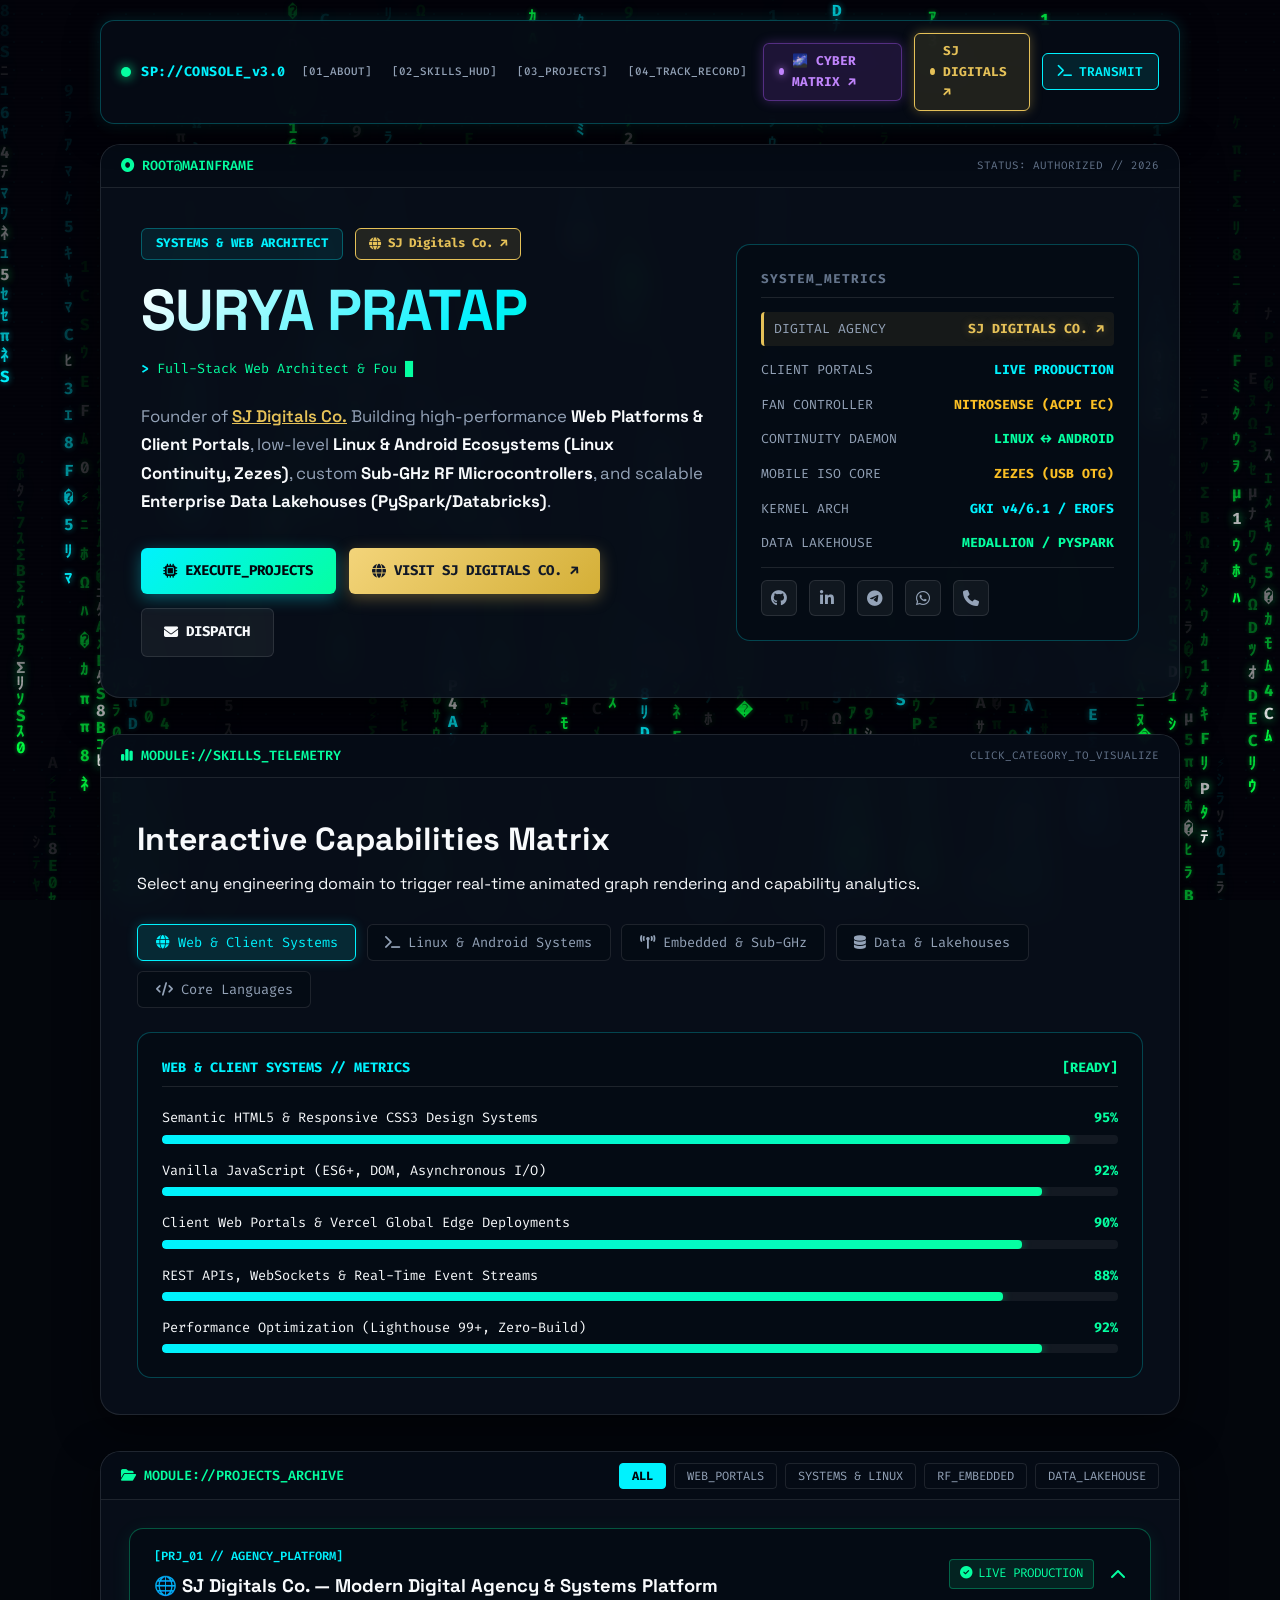
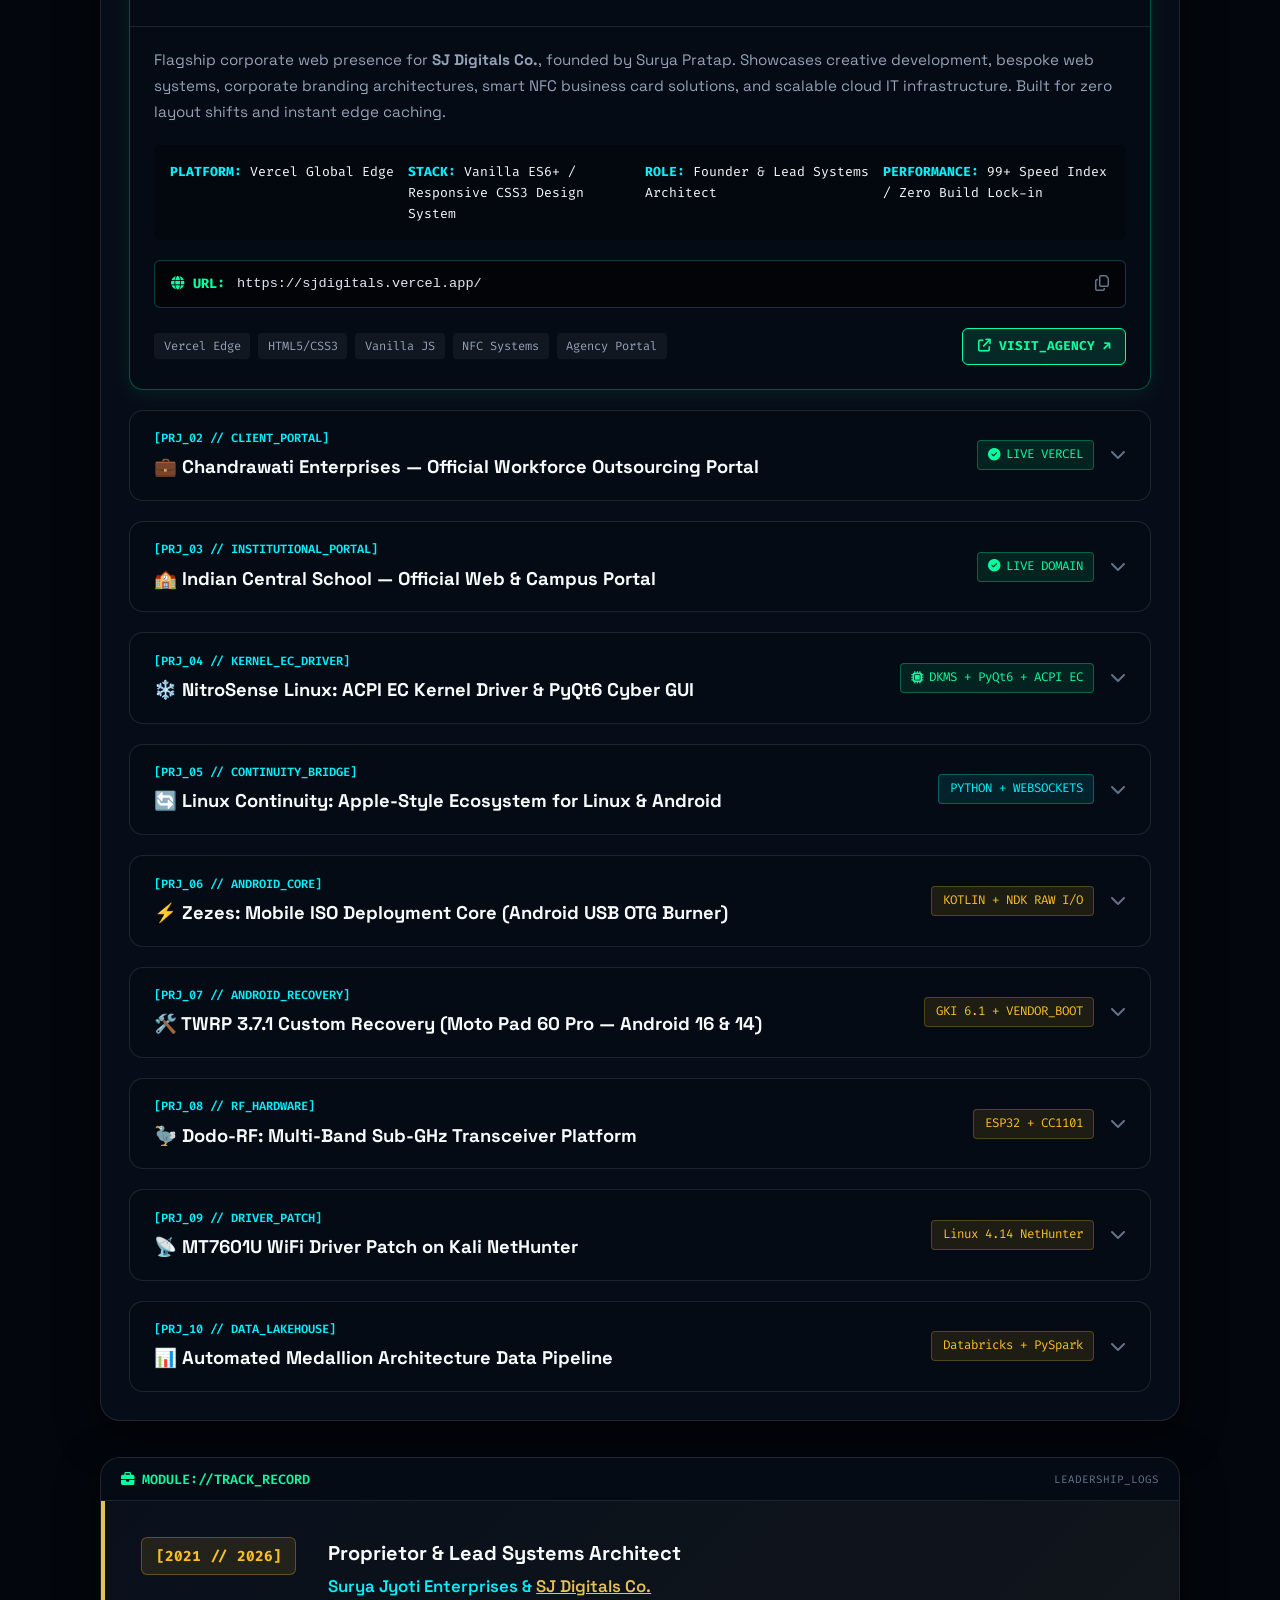
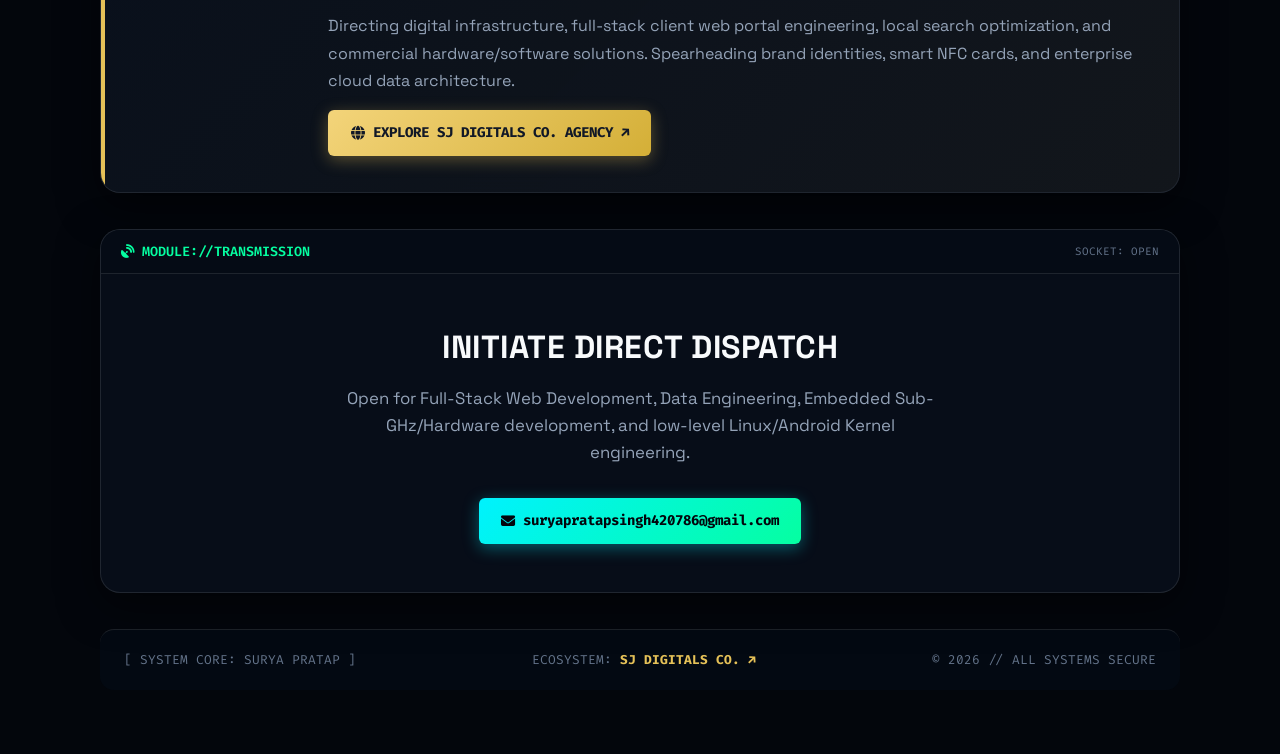
<file: classic/index.html>
<!DOCTYPE html>
<html lang="en">
<head>
    <meta charset="UTF-8">
    <meta name="viewport" content="width=device-width, initial-scale=1.0, maximum-scale=5.0">
    <meta name="description" content="Surya Pratap | Systems, Web Architect, Embedded & Data Engineer | Founder of SJ Digitals Co.">
    <title>Surya Pratap // Retro Cyber Console</title>
    
    <!-- Fonts -->
    <link rel="preconnect" href="https://fonts.googleapis.com">
    <link rel="preconnect" href="https://fonts.gstatic.com" crossorigin>
    <link href="https://fonts.googleapis.com/css2?family=Fira+Code:wght@400;500;600;700&family=Space+Grotesk:wght@400;600;700&display=swap" rel="stylesheet">
    
    <!-- Icons -->
    <link rel="stylesheet" href="https://cdnjs.cloudflare.com/ajax/libs/font-awesome/6.5.1/css/all.min.css">
    <link rel="stylesheet" href="style.css">
    
    <!-- Cyber Edge Gatekeeper (Live / Maintenance Control) -->
    <script src="gatekeeper.js"></script>
</head>
<body>

    <!-- Fullscreen Matrix Digital Rain Background Canvas -->
    <canvas id="matrix-canvas" class="matrix-canvas" aria-hidden="true"></canvas>

    <!-- Ambient CRT Scanline Overlay -->
    <div class="retro-bg" aria-hidden="true">
        <div class="scanlines"></div>
        <div class="dot-grid"></div>
    </div>

    <!-- Floating Cyber-Glass Console Navbar -->
    <header class="nav-wrapper">
        <nav class="console-nav">
            <div class="nav-left">
                <span class="pulse-beacon"></span>
                <span class="nav-title">SP://CONSOLE_v3.0</span>
            </div>
            
            <div class="nav-links">
                <a href="#about" class="nav-item">[01_ABOUT]</a>
                <a href="#skills" class="nav-item">[02_SKILLS_HUD]</a>
                <a href="#projects" class="nav-item">[03_PROJECTS]</a>
                <a href="#experience" class="nav-item">[04_TRACK_RECORD]</a>
            </div>

            <div class="nav-right-actions">
                <a href="../" class="nav-agency-btn" style="background: rgba(168, 85, 247, 0.15); border-color: rgba(168, 85, 247, 0.4); color: #c084fc; box-shadow: 0 0 12px rgba(168, 85, 247, 0.3);" title="Switch to Cybernetic Systems Matrix Edition">
                    <span class="gold-pulse-dot" style="background: #c084fc; box-shadow: 0 0 8px #c084fc;"></span>
                    <span>🌌 CYBER MATRIX ↗</span>
                </a>
                <a href="https://sjdigitals.vercel.app/" class="nav-agency-btn" target="_blank" title="Visit SJ Digitals Co. Agency">
                    <span class="gold-pulse-dot"></span>
                    <span>SJ DIGITALS ↗</span>
                </a>
                <a href="#contact" class="nav-action-btn"><i class="fas fa-terminal"></i> TRANSMIT</a>
            </div>
        </nav>
    </header>

    <main class="console-shell">

        <!-- 1. HERO CONSOLE MATRIX -->
        <section id="about" class="console-card hero-card">
            <div class="card-terminal-bar">
                <span class="bar-tag"><i class="fas fa-circle-dot"></i> ROOT@MAINFRAME</span>
                <span class="bar-meta">STATUS: AUTHORIZED // 2026</span>
            </div>

            <div class="hero-content">
                <div class="hero-text-block">
                    <div class="hero-tag-row">
                        <span class="retro-badge">SYSTEMS &amp; WEB ARCHITECT</span>
                        <a href="https://sjdigitals.vercel.app/" class="agency-pill-badge" target="_blank" title="Visit Agency Site">
                            <i class="fas fa-globe"></i> SJ Digitals Co. ↗
                        </a>
                    </div>
                    
                    <h1 class="hero-name">SURYA PRATAP</h1>
                    
                    <div class="cli-prompt-line">
                        <span class="prompt-sym">&gt;</span>
                        <span id="typing-text"></span>
                        <span class="retro-cursor">█</span>
                    </div>

                    <p class="hero-bio">
                        Founder of <a href="https://sjdigitals.vercel.app/" class="text-link-gold" target="_blank">SJ Digitals Co.</a> Building high-performance <strong>Web Platforms &amp; Client Portals</strong>, low-level <strong>Linux &amp; Android Ecosystems (Linux Continuity, Zezes)</strong>, custom <strong>Sub-GHz RF Microcontrollers</strong>, and scalable <strong>Enterprise Data Lakehouses (PySpark/Databricks)</strong>.
                    </p>

                    <div class="hero-actions">
                        <a href="#projects" class="cyber-btn btn-primary"><i class="fas fa-microchip"></i> EXECUTE_PROJECTS</a>
                        <a href="https://sjdigitals.vercel.app/" class="cyber-btn btn-gold-agency" target="_blank"><i class="fas fa-globe"></i> VISIT SJ DIGITALS CO. ↗</a>
                        <a href="mailto:suryapratapsingh420786@gmail.com" class="cyber-btn btn-glass"><i class="fas fa-envelope"></i> DISPATCH</a>
                    </div>
                </div>

                <!-- Telemetry Glass Box -->
                <div class="telemetry-box">
                    <div class="telemetry-header">SYSTEM_METRICS</div>
                    
                    <div class="telemetry-row highlight-telemetry">
                        <span>DIGITAL AGENCY</span>
                        <a href="https://sjdigitals.vercel.app/" class="text-gold-glow" target="_blank">SJ DIGITALS CO. ↗</a>
                    </div>
                    <div class="telemetry-row">
                        <span>CLIENT PORTALS</span>
                        <strong class="text-cyan">LIVE PRODUCTION</strong>
                    </div>
                    <div class="telemetry-row">
                        <span>FAN CONTROLLER</span>
                        <strong class="text-amber">NITROSENSE (ACPI EC)</strong>
                    </div>
                    <div class="telemetry-row">
                        <span>CONTINUITY DAEMON</span>
                        <strong class="text-emerald">LINUX ↔ ANDROID</strong>
                    </div>
                    <div class="telemetry-row">
                        <span>MOBILE ISO CORE</span>
                        <strong class="text-amber">ZEZES (USB OTG)</strong>
                    </div>
                    <div class="telemetry-row">
                        <span>KERNEL ARCH</span>
                        <strong class="text-cyan">GKI v4/6.1 / EROFS</strong>
                    </div>
                    <div class="telemetry-row">
                        <span>DATA LAKEHOUSE</span>
                        <strong class="text-emerald">MEDALLION / PYSPARK</strong>
                    </div>
                    <div class="telemetry-socials">
                        <a href="https://www.github.com/killindodo" target="_blank" title="GitHub"><i class="fab fa-github"></i></a>
                        <a href="https://www.linkedin.com/in/surya-pratap-270b35153/" target="_blank" title="LinkedIn"><i class="fab fa-linkedin-in"></i></a>
                        <a href="https://t.me/killindod0" target="_blank" title="Telegram"><i class="fab fa-telegram"></i></a>
                        <a href="https://wa.me/917004185301" target="_blank" title="WhatsApp"><i class="fab fa-whatsapp"></i></a>
                        <a href="tel:+917004185301" title="Direct Phone"><i class="fas fa-phone"></i></a>
                    </div>
                </div>
            </div>
        </section>

        <!-- 2. INTERACTIVE SKILLS HUD WITH ANIMATED DYNAMIC GRAPH -->
        <section id="skills" class="console-card">
            <div class="card-terminal-bar">
                <span class="bar-tag"><i class="fas fa-chart-simple"></i> MODULE://SKILLS_TELEMETRY</span>
                <span class="bar-meta">CLICK_CATEGORY_TO_VISUALIZE</span>
            </div>

            <div class="skills-hud-body">
                <div class="skills-intro">
                    <h2>Interactive Capabilities Matrix</h2>
                    <p>Select any engineering domain to trigger real-time animated graph rendering and capability analytics.</p>
                </div>

                <!-- Category Switcher Tabs -->
                <div class="hud-tabs">
                    <button class="hud-tab active" data-domain="web"><i class="fas fa-globe"></i> Web &amp; Client Systems</button>
                    <button class="hud-tab" data-domain="systems"><i class="fas fa-terminal"></i> Linux &amp; Android Systems</button>
                    <button class="hud-tab" data-domain="embedded"><i class="fas fa-tower-broadcast"></i> Embedded &amp; Sub-GHz</button>
                    <button class="hud-tab" data-domain="data"><i class="fas fa-database"></i> Data &amp; Lakehouses</button>
                    <button class="hud-tab" data-domain="languages"><i class="fas fa-code"></i> Core Languages</button>
                </div>

                <!-- Real-time Animated Bar Graph Display -->
                <div class="graph-visualizer-card">
                    <div class="visualizer-header">
                        <span id="graph-domain-title">WEB &amp; CLIENT SYSTEMS // METRICS</span>
                        <span class="hud-indicator">[READY]</span>
                    </div>
                    <div id="skills-graph-container" class="skills-graph-container">
                        <!-- Dynamic animated graph bars inserted here by script.js -->
                    </div>
                </div>
            </div>
        </section>

        <!-- 3. FEATURED WORK (FOLDING CONSOLE DRAWERS) -->
        <section id="projects" class="console-card">
            <div class="card-terminal-bar">
                <span class="bar-tag"><i class="fas fa-folder-open"></i> MODULE://PROJECTS_ARCHIVE</span>
                <div class="project-filter-tabs">
                    <button class="filter-btn active" data-filter="all">ALL</button>
                    <button class="filter-btn" data-filter="web">WEB_PORTALS</button>
                    <button class="filter-btn" data-filter="systems">SYSTEMS &amp; LINUX</button>
                    <button class="filter-btn" data-filter="embedded">RF_EMBEDDED</button>
                    <button class="filter-btn" data-filter="data">DATA_LAKEHOUSE</button>
                </div>
            </div>

            <div class="projects-accordion-grid">

                <!-- Project 1: SJ Digitals Co. Agency Portal -->
                <article class="project-console-drawer is-open" data-category="web">
                    <div class="drawer-trigger" tabindex="0">
                        <div class="trigger-left">
                            <span class="drawer-tag">[PRJ_01 // AGENCY_PLATFORM]</span>
                            <h3 class="drawer-name">🌐 SJ Digitals Co. — Modern Digital Agency &amp; Systems Platform</h3>
                        </div>
                        <div class="trigger-right">
                            <span class="meta-chip chip-live"><i class="fas fa-circle-check"></i> LIVE PRODUCTION</span>
                            <span class="drawer-symbol"><i class="fas fa-chevron-down"></i></span>
                        </div>
                    </div>
                    <div class="drawer-expandable">
                        <div class="drawer-content-pane">
                            <p class="project-text">
                                Flagship corporate web presence for <strong>SJ Digitals Co.</strong>, founded by Surya Pratap. Showcases creative development, bespoke web systems, corporate branding architectures, smart NFC business card solutions, and scalable cloud IT infrastructure. Built for zero layout shifts and instant edge caching.
                            </p>
                            <div class="specs-pill-grid">
                                <div><span class="lbl">PLATFORM:</span> Vercel Global Edge</div>
                                <div><span class="lbl">STACK:</span> Vanilla ES6+ / Responsive CSS3 Design System</div>
                                <div><span class="lbl">ROLE:</span> Founder &amp; Lead Systems Architect</div>
                                <div><span class="lbl">PERFORMANCE:</span> 99+ Speed Index / Zero Build Lock-in</div>
                            </div>
                            <div class="cmd-run-bar">
                                <span class="cmd-sym"><i class="fas fa-globe"></i> URL:</span>
                                <code>https://sjdigitals.vercel.app/</code>
                                <button class="copy-cmd-btn" title="Copy Website Link"><i class="far fa-copy"></i></button>
                            </div>
                            <div class="drawer-foot">
                                <div class="tag-flex">
                                    <span>Vercel Edge</span><span>HTML5/CSS3</span><span>Vanilla JS</span><span>NFC Systems</span><span>Agency Portal</span>
                                </div>
                                <div class="drawer-actions">
                                    <a href="https://sjdigitals.vercel.app/" target="_blank" class="cyber-btn btn-sm btn-demo"><i class="fas fa-arrow-up-right-from-square"></i> VISIT_AGENCY ↗</a>
                                </div>
                            </div>
                        </div>
                    </div>
                </article>

                <!-- Project 2: Chandrawati Enterprises -->
                <article class="project-console-drawer" data-category="web">
                    <div class="drawer-trigger" tabindex="0">
                        <div class="trigger-left">
                            <span class="drawer-tag">[PRJ_02 // CLIENT_PORTAL]</span>
                            <h3 class="drawer-name">💼 Chandrawati Enterprises — Official Workforce Outsourcing Portal</h3>
                        </div>
                        <div class="trigger-right">
                            <span class="meta-chip chip-live"><i class="fas fa-circle-check"></i> LIVE VERCEL</span>
                            <span class="drawer-symbol"><i class="fas fa-chevron-down"></i></span>
                        </div>
                    </div>
                    <div class="drawer-expandable">
                        <div class="drawer-content-pane">
                            <p class="project-text">
                                Production web portal for <strong>Chandrawati Enterprises</strong> (Gaya, Bihar), an established manpower and workforce outsourcing firm. Features a 1:1 pixel-perfect responsive design, dynamic service inquiry workflow, offline-resilient local asset bundling, and zero-dependency vanilla architecture ensuring lightning-fast load times.
                            </p>
                            <div class="specs-pill-grid">
                                <div><span class="lbl">CLIENT:</span> Chandrawati Enterprises (Gaya, Bihar)</div>
                                <div><span class="lbl">STACK:</span> Semantic HTML5 / Modular CSS3 / Vanilla JS</div>
                                <div><span class="lbl">DEPLOYMENT:</span> Vercel Production Edge</div>
                                <div><span class="lbl">ARCHITECTURE:</span> Zero Dependencies / Offline &amp; CDN Resilient</div>
                            </div>
                            <div class="cmd-run-bar">
                                <span class="cmd-sym"><i class="fas fa-globe"></i> URL:</span>
                                <code>https://chandrawatienterprises.vercel.app</code>
                                <button class="copy-cmd-btn" title="Copy Website Link"><i class="far fa-copy"></i></button>
                            </div>
                            <div class="drawer-foot">
                                <div class="tag-flex">
                                    <span>Client Portal</span><span>Outsourcing</span><span>HTML5</span><span>CSS Grid</span><span>Vercel</span>
                                </div>
                                <div class="drawer-actions">
                                    <a href="https://chandrawatienterprises.vercel.app" target="_blank" class="cyber-btn btn-sm btn-demo"><i class="fas fa-arrow-up-right-from-square"></i> VISIT_WEBSITE ↗</a>
                                </div>
                            </div>
                        </div>
                    </div>
                </article>

                <!-- Project 3: Indian Central School Portal -->
                <article class="project-console-drawer" data-category="web">
                    <div class="drawer-trigger" tabindex="0">
                        <div class="trigger-left">
                            <span class="drawer-tag">[PRJ_03 // INSTITUTIONAL_PORTAL]</span>
                            <h3 class="drawer-name">🏫 Indian Central School — Official Web &amp; Campus Portal</h3>
                        </div>
                        <div class="trigger-right">
                            <span class="meta-chip chip-live"><i class="fas fa-circle-check"></i> LIVE DOMAIN</span>
                            <span class="drawer-symbol"><i class="fas fa-chevron-down"></i></span>
                        </div>
                    </div>
                    <div class="drawer-expandable">
                        <div class="drawer-content-pane">
                            <p class="project-text">
                                Full-featured academic portal for <strong>Indian Central School</strong> (CBSE Pattern, Estd. 2000, A.T. Gate, Gaya Ji). Integrates a real-time admissions ticker, interactive academic calendar, faculty directory, image gallery, online inquiries, and direct mobile links to the school parent app.
                            </p>
                            <div class="specs-pill-grid">
                                <div><span class="lbl">CUSTOM DOMAIN:</span> icsgayaji.org</div>
                                <div><span class="lbl">INSTITUTION:</span> Indian Central School (Gaya - Sherghati Road)</div>
                                <div><span class="lbl">FEATURES:</span> Live Admissions Ticker / Parent App Link / Notice Board</div>
                                <div><span class="lbl">HOSTING:</span> GitHub Pages with Custom DNS &amp; SSL</div>
                            </div>
                            <div class="cmd-run-bar">
                                <span class="cmd-sym"><i class="fas fa-globe"></i> URL:</span>
                                <code>https://icsgayaji.org/</code>
                                <button class="copy-cmd-btn" title="Copy Website Link"><i class="far fa-copy"></i></button>
                            </div>
                            <div class="drawer-foot">
                                <div class="tag-flex">
                                    <span>Institutional</span><span>CBSE Portal</span><span>Custom DNS</span><span>Mobile First</span>
                                </div>
                                <div class="drawer-actions">
                                    <a href="https://icsgayaji.org/" target="_blank" class="cyber-btn btn-sm btn-demo"><i class="fas fa-arrow-up-right-from-square"></i> VISIT_PORTAL ↗</a>
                                </div>
                            </div>
                        </div>
                    </div>
                </article>

                <!-- Project 4: NitroSense Linux -->
                <article class="project-console-drawer" data-category="systems">
                    <div class="drawer-trigger" tabindex="0">
                        <div class="trigger-left">
                            <span class="drawer-tag">[PRJ_04 // KERNEL_EC_DRIVER]</span>
                            <h3 class="drawer-name">❄️ NitroSense Linux: ACPI EC Kernel Driver &amp; PyQt6 Cyber GUI</h3>
                        </div>
                        <div class="trigger-right">
                            <span class="meta-chip chip-live"><i class="fas fa-microchip"></i> DKMS + PyQt6 + ACPI EC</span>
                            <span class="drawer-symbol"><i class="fas fa-chevron-down"></i></span>
                        </div>
                    </div>
                    <div class="drawer-expandable">
                        <div class="drawer-content-pane">
                            <p class="project-text">
                                Dedicated native Linux GUI and Embedded Controller (EC) kernel driver for <strong>Acer Nitro 5 (AN515-42 &amp; compatible AN515 series)</strong> laptops. Solves the proprietary ITE EC routing constraint where standard Linux utilities (<code>lm-sensors</code>, <code>fancontrol</code>) fail to communicate with fans. Patched DMI whitelists in the <code>acer-nitro-ec</code> hwmon driver with automated DKMS rebuilds, exposed sysfs nodes under <code>/sys/class/hwmon/</code> for passwordless user control, and created a sleek PyQt6 cyberpunk interface featuring real-time radial dials, rolling thermal history, custom curve steps, and an automated 82°C thermal safety floor.
                            </p>
                            <div class="specs-pill-grid">
                                <div><span class="lbl">DRIVER:</span> Custom acer-nitro-ec hwmon kernel module + DKMS</div>
                                <div><span class="lbl">EC REGISTERS:</span> CPU Fan Mode (<code>0x22</code>), Speed (<code>0x37</code>), GPU Fan (<code>0x21</code>/<code>0x3A</code>)</div>
                                <div><span class="lbl">GUI:</span> Native Python PyQt6 with System Tray &amp; Sensor Tooltips</div>
                                <div><span class="lbl">FAN MODES:</span> Auto / Max Turbo (5000+ RPM) / Dynamic Smart Curve</div>
                            </div>
                            <div class="cmd-run-bar">
                                <span class="cmd-sym">$</span>
                                <code>git clone https://github.com/killindodo/nitrosense-linux.git && cd nitrosense-linux && sudo ./scripts/install_driver.sh</code>
                                <button class="copy-cmd-btn" title="Copy Command"><i class="far fa-copy"></i></button>
                            </div>
                            <div class="drawer-foot">
                                <div class="tag-flex">
                                    <span>Linux Kernel</span><span>DKMS</span><span>PyQt6</span><span>ACPI EC</span><span>Hardware Monitoring</span><span>sysfs</span>
                                </div>
                                <div class="drawer-actions">
                                    <a href="https://github.com/killindodo/nitrosense-linux" target="_blank" class="cyber-btn btn-sm btn-repo"><i class="fab fa-github"></i> VIEW_REPO</a>
                                </div>
                            </div>
                        </div>
                    </div>
                </article>

                <!-- Project 5: Linux Continuity -->
                <article class="project-console-drawer" data-category="systems">
                    <div class="drawer-trigger" tabindex="0">
                        <div class="trigger-left">
                            <span class="drawer-tag">[PRJ_05 // CONTINUITY_BRIDGE]</span>
                            <h3 class="drawer-name">🔄 Linux Continuity: Apple-Style Ecosystem for Linux &amp; Android</h3>
                        </div>
                        <div class="trigger-right">
                            <span class="meta-chip chip-cyan">PYTHON + WEBSOCKETS</span>
                            <span class="drawer-symbol"><i class="fas fa-chevron-down"></i></span>
                        </div>
                    </div>
                    <div class="drawer-expandable">
                        <div class="drawer-content-pane">
                            <p class="project-text">
                                An Apple-style continuity ecosystem bridging Linux PCs and Android phones. Seamlessly transfer files AirDrop-style with zero configuration, synchronize clipboards bidirectionally in real-time, monitor and execute commands through an interactive pseudo-terminal (PTY) shell over WebSockets, and mirror PC displays right onto mobile screens.
                            </p>
                            <div class="specs-pill-grid">
                                <div><span class="lbl">PROTOCOLS:</span> WebSockets / Async HTTP REST / Linux D-Bus</div>
                                <div><span class="lbl">DAEMON:</span> Python 3 Asynchronous Background Service</div>
                                <div><span class="lbl">CAPABILITIES:</span> AirDrop File Share / Clipboard Daemon / PTY Watcher</div>
                                <div><span class="lbl">COMPATIBILITY:</span> Linux (GNOME/KDE/XFCE) ↔ Android 10+</div>
                            </div>
                            <div class="cmd-run-bar">
                                <span class="cmd-sym">$</span>
                                <code>git clone https://github.com/killindodo/linux-continuity.git && cd linux-continuity && ./install.sh</code>
                                <button class="copy-cmd-btn" title="Copy Command"><i class="far fa-copy"></i></button>
                            </div>
                            <div class="drawer-foot">
                                <div class="tag-flex">
                                    <span>Python 3</span><span>WebSockets</span><span>Linux IPC</span><span>Android Bridge</span><span>D-Bus</span>
                                </div>
                                <div class="drawer-actions">
                                    <a href="https://github.com/killindodo/linux-continuity" target="_blank" class="cyber-btn btn-sm btn-repo"><i class="fab fa-github"></i> VIEW_REPO</a>
                                </div>
                            </div>
                        </div>
                    </div>
                </article>

                <!-- Project 6: Zezes -->
                <article class="project-console-drawer" data-category="systems">
                    <div class="drawer-trigger" tabindex="0">
                        <div class="trigger-left">
                            <span class="drawer-tag">[PRJ_06 // ANDROID_CORE]</span>
                            <h3 class="drawer-name">⚡ Zezes: Mobile ISO Deployment Core (Android USB OTG Burner)</h3>
                        </div>
                        <div class="trigger-right">
                            <span class="meta-chip">KOTLIN + NDK RAW I/O</span>
                            <span class="drawer-symbol"><i class="fas fa-chevron-down"></i></span>
                        </div>
                    </div>
                    <div class="drawer-expandable">
                        <div class="drawer-content-pane">
                            <p class="project-text">
                                High-performance native Android application engineered to flash bootable OS ISO and IMG images directly to USB flash drives via USB OTG. Bypasses standard Android storage framework bottlenecks through raw block sector writes, parses hybrid ISO headers, constructs UEFI GPT/MBR partition tables, and formats drives (FAT32/NTFS/exFAT) entirely on-device without requiring a PC.
                            </p>
                            <div class="specs-pill-grid">
                                <div><span class="lbl">PLATFORM:</span> Android Native (Kotlin + C/NDK Block Engine)</div>
                                <div><span class="lbl">INTERFACE:</span> USB OTG Mass Storage Raw Sector Access</div>
                                <div><span class="lbl">BOOT SCHEMES:</span> Hybrid ISO, UEFI Bootable GPT / MBR</div>
                                <div><span class="lbl">IMAGES:</span> Windows 11, Ubuntu, Arch, Kali NetHunter ISOs</div>
                            </div>
                            <div class="cmd-run-bar">
                                <span class="cmd-sym">$</span>
                                <code>git clone https://github.com/killindodo/Zezes.git && ./gradlew assembleRelease</code>
                                <button class="copy-cmd-btn" title="Copy Command"><i class="far fa-copy"></i></button>
                            </div>
                            <div class="drawer-foot">
                                <div class="tag-flex">
                                    <span>Android Kotlin</span><span>USB OTG</span><span>NDK Raw I/O</span><span>ISO Flasher</span><span>UEFI/MBR</span>
                                </div>
                                <div class="drawer-actions">
                                    <a href="https://github.com/killindodo/Zezes" target="_blank" class="cyber-btn btn-sm btn-repo"><i class="fab fa-github"></i> VIEW_REPO</a>
                                </div>
                            </div>
                        </div>
                    </div>
                </article>

                <!-- Project 7: TWRP 3.7.1 Custom Recovery for Moto Pad 60 Pro -->
                <article class="project-console-drawer" data-category="systems">
                    <div class="drawer-trigger" tabindex="0">
                        <div class="trigger-left">
                            <span class="drawer-tag">[PRJ_07 // ANDROID_RECOVERY]</span>
                            <h3 class="drawer-name">🛠️ TWRP 3.7.1 Custom Recovery (Moto Pad 60 Pro — Android 16 &amp; 14)</h3>
                        </div>
                        <div class="trigger-right">
                            <span class="meta-chip">GKI 6.1 + VENDOR_BOOT</span>
                            <span class="drawer-symbol"><i class="fas fa-chevron-down"></i></span>
                        </div>
                    </div>
                    <div class="drawer-expandable">
                        <div class="drawer-content-pane">
                            <p class="project-text">
                                Custom recovery device trees for Motorola Moto Pad 60 Pro (<code>XT2571-1</code>) and Lenovo Idea Tab Pro 12.7 (<code>TB373FU</code>) on MediaTek Dimensity 8300 (<code>MT6897</code>). Engineered on Android GKI Boot Header v4 with recovery embedded inside <code>vendor_boot.img</code>, dynamic EROFS/F2FS system mounting, hardware KMS graphics acceleration at 2944x1840 @ 144Hz, and full Android 16 (LineageOS 23) compatibility.
                            </p>
                            <div class="specs-pill-grid">
                                <div><span class="lbl">SOC:</span> MediaTek Dimensity 8300 (MT6897)</div>
                                <div><span class="lbl">KERNELS:</span> Android 16 (LineageOS 23 / GKI 6.1) &amp; Android 14 (Stock ZUI)</div>
                                <div><span class="lbl">DISPLAY:</span> 2944x1840 144Hz Hardware KMS Render</div>
                                <div><span class="lbl">STORAGE:</span> Super (EROFS) + /data (F2FS Encrypted)</div>
                            </div>
                            <div class="cmd-run-bar">
                                <span class="cmd-sym">$</span>
                                <code>fastboot flash vendor_boot_a vendor_boot.img && fastboot reboot recovery</code>
                                <button class="copy-cmd-btn" title="Copy Command"><i class="far fa-copy"></i></button>
                            </div>
                            <div class="drawer-foot">
                                <div class="tag-flex">
                                    <span>Android 16 GKI</span><span>Dimensity 8300</span><span>TWRP 3.7.1</span><span>EROFS</span><span>vendor_boot</span>
                                </div>
                                <div class="drawer-actions">
                                    <a href="https://github.com/killindodo/TWRP-A16-moto-pad-60-pro" target="_blank" class="cyber-btn btn-sm btn-repo"><i class="fab fa-github"></i> A16_REPO</a>
                                    <a href="https://github.com/killindodo/TWRP-A14-moto-pad-60-pro" target="_blank" class="cyber-btn btn-sm btn-repo"><i class="fab fa-github"></i> A14_REPO</a>
                                </div>
                            </div>
                        </div>
                    </div>
                </article>

                <!-- Project 8: Dodo-RF -->
                <article class="project-console-drawer" data-category="embedded">
                    <div class="drawer-trigger" tabindex="0">
                        <div class="trigger-left">
                            <span class="drawer-tag">[PRJ_08 // RF_HARDWARE]</span>
                            <h3 class="drawer-name">🦤 Dodo-RF: Multi-Band Sub-GHz Transceiver Platform</h3>
                        </div>
                        <div class="trigger-right">
                            <span class="meta-chip">ESP32 + CC1101</span>
                            <span class="drawer-symbol"><i class="fas fa-chevron-down"></i></span>
                        </div>
                    </div>
                    <div class="drawer-expandable">
                        <div class="drawer-content-pane">
                            <p class="project-text">
                                Standalone RF capture, analysis, and replay device. Emits its own standalone Wi-Fi SoftAP serving an embedded cyberpunk web dashboard directly from flash memory (<code>PROGMEM</code>). Supports digital frequency shifting across 315, 433, 868, and 915 MHz with interrupt-driven pulse demodulation.
                            </p>
                            <div class="specs-pill-grid">
                                <div><span class="lbl">CORE:</span> ESP32 30-Pin NodeMCU</div>
                                <div><span class="lbl">TRANSCEIVER:</span> TI CC1101 via Hardware SPI</div>
                                <div><span class="lbl">BANDS:</span> 315 / 433.92 / 868.3 / 915 MHz</div>
                                <div><span class="lbl">STORAGE:</span> Flash Non-Volatile (Preferences.h)</div>
                            </div>
                            <div class="cmd-run-bar">
                                <span class="cmd-sym">$</span>
                                <code>git clone https://github.com/killindodo/Dodo-RF.git && esptool.py write_flash 0x0 Dodo_RF.bin</code>
                                <button class="copy-cmd-btn" title="Copy Command"><i class="far fa-copy"></i></button>
                            </div>
                            <div class="drawer-foot">
                                <div class="tag-flex">
                                    <span>ESP32</span><span>CC1101</span><span>C++</span><span>Sub-GHz</span><span>WebSockets</span>
                                </div>
                                <div class="drawer-actions">
                                    <a href="https://github.com/killindodo/Dodo-RF" target="_blank" class="cyber-btn btn-sm btn-repo"><i class="fab fa-github"></i> VIEW_REPO</a>
                                </div>
                            </div>
                        </div>
                    </div>
                </article>

                <!-- Project 9: MT7601U WiFi Driver Patch -->
                <article class="project-console-drawer" data-category="systems">
                    <div class="drawer-trigger" tabindex="0">
                        <div class="trigger-left">
                            <span class="drawer-tag">[PRJ_09 // DRIVER_PATCH]</span>
                            <h3 class="drawer-name">📡 MT7601U WiFi Driver Patch on Kali NetHunter</h3>
                        </div>
                        <div class="trigger-right">
                            <span class="meta-chip">Linux 4.14 NetHunter</span>
                            <span class="drawer-symbol"><i class="fas fa-chevron-down"></i></span>
                        </div>
                    </div>
                    <div class="drawer-expandable">
                        <div class="drawer-content-pane">
                            <p class="project-text">
                                Diagnosed USB device enumeration failures and built driver support (<code>CONFIG_MT7601U=y</code>) for Linux 4.14 kernel on Redmi Note 9 (<code>merlin</code>). Resolved Proton-Clang toolchain linker conflicts with glibc and verified live packet capture in Monitor Mode using <code>airmon-ng</code>.
                            </p>
                            <div class="specs-pill-grid">
                                <div><span class="lbl">DEVICE:</span> Redmi Note 9 (merlin)</div>
                                <div><span class="lbl">KERNEL:</span> Linux 4.14.186-g284095c</div>
                                <div><span class="lbl">TOOLCHAIN:</span> Proton-Clang (LLVM 13)</div>
                                <div><span class="lbl">MODES:</span> Managed &amp; Monitor Mode</div>
                            </div>
                            <div class="drawer-foot">
                                <div class="tag-flex">
                                    <span>Linux 4.14</span><span>Proton-Clang</span><span>Kali NetHunter</span><span>Monitor Mode</span>
                                </div>
                                <div class="drawer-actions">
                                    <a href="https://github.com/killindodo/merlin-net-hunter-kernel-MT7601U-WiFi-Adapter-Support-" target="_blank" class="cyber-btn btn-sm btn-repo"><i class="fab fa-github"></i> VIEW_REPO</a>
                                </div>
                            </div>
                        </div>
                    </div>
                </article>

                <!-- Project 10: Medallion Architecture Data Pipeline -->
                <article class="project-console-drawer" data-category="data">
                    <div class="drawer-trigger" tabindex="0">
                        <div class="trigger-left">
                            <span class="drawer-tag">[PRJ_10 // DATA_LAKEHOUSE]</span>
                            <h3 class="drawer-name">📊 Automated Medallion Architecture Data Pipeline</h3>
                        </div>
                        <div class="trigger-right">
                            <span class="meta-chip">Databricks + PySpark</span>
                            <span class="drawer-symbol"><i class="fas fa-chevron-down"></i></span>
                        </div>
                    </div>
                    <div class="drawer-expandable">
                        <div class="drawer-content-pane">
                            <p class="project-text">
                                Built an automated enterprise data lakehouse implementing Medallion Architecture (Bronze &rarr; Silver &rarr; Gold). Converted complex SQL procedures into distributed PySpark transformations and orchestrated scheduled pipelines via Databricks Workflows with Git CI/CD versioning.
                            </p>
                            <div class="specs-pill-grid">
                                <div><span class="lbl">PLATFORM:</span> Databricks Lakehouse</div>
                                <div><span class="lbl">ENGINE:</span> Apache Spark / PySpark</div>
                                <div><span class="lbl">ARCHITECTURE:</span> Medallion Multi-Hop</div>
                                <div><span class="lbl">ORCHESTRATION:</span> Databricks Workflows</div>
                            </div>
                            <div class="drawer-foot">
                                <div class="tag-flex">
                                    <span>Databricks</span><span>PySpark</span><span>Medallion</span><span>SQL</span><span>ETL</span>
                                </div>
                                <div class="drawer-actions">
                                    <a href="https://github.com/killindodo/databricks_pipelines" target="_blank" class="cyber-btn btn-sm btn-repo"><i class="fab fa-github"></i> VIEW_REPO</a>
                                </div>
                            </div>
                        </div>
                    </div>
                </article>

            </div>
        </section>

        <!-- 4. OPERATIONS & EXPERIENCE -->
        <section id="experience" class="console-card">
            <div class="card-terminal-bar">
                <span class="bar-tag"><i class="fas fa-briefcase"></i> MODULE://TRACK_RECORD</span>
                <span class="bar-meta">LEADERSHIP_LOGS</span>
            </div>
            
            <div class="exp-console-row highlight-exp">
                <div class="exp-timeline-badge">[2021 // 2026]</div>
                <div class="exp-details">
                    <h3>Proprietor &amp; Lead Systems Architect</h3>
                    <h4>Surya Jyoti Enterprises &amp; <a href="https://sjdigitals.vercel.app/" class="text-link-gold" target="_blank">SJ Digitals Co.</a></h4>
                    <p>Directing digital infrastructure, full-stack client web portal engineering, local search optimization, and commercial hardware/software solutions. Spearheading brand identities, smart NFC cards, and enterprise cloud data architecture.</p>
                    <div class="exp-agency-action">
                        <a href="https://sjdigitals.vercel.app/" class="cyber-btn btn-gold-agency" target="_blank">
                            <i class="fas fa-globe"></i> EXPLORE SJ DIGITALS CO. AGENCY ↗
                        </a>
                    </div>
                </div>
            </div>
        </section>

        <!-- 5. CONTACT DISPATCH -->
        <section id="contact" class="console-card contact-matrix">
            <div class="card-terminal-bar">
                <span class="bar-tag"><i class="fas fa-satellite-dish"></i> MODULE://TRANSMISSION</span>
                <span class="bar-meta">SOCKET: OPEN</span>
            </div>
            <div class="contact-inner">
                <h2>INITIATE DIRECT DISPATCH</h2>
                <p>Open for Full-Stack Web Development, Data Engineering, Embedded Sub-GHz/Hardware development, and low-level Linux/Android Kernel engineering.</p>
                <div class="contact-actions-row">
                    <a href="mailto:suryapratapsingh420786@gmail.com" class="cyber-btn btn-primary pulse-action">
                        <i class="fas fa-envelope"></i> suryapratapsingh420786@gmail.com
                    </a>
                </div>
            </div>
        </section>

        <footer class="console-footer">
            <span>[ SYSTEM CORE: SURYA PRATAP ]</span>
            <span>ECOSYSTEM: <a href="https://sjdigitals.vercel.app/" class="footer-agency-link" target="_blank">SJ DIGITALS CO. ↗</a></span>
            <span>&copy; 2026 // ALL SYSTEMS SECURE</span>
        </footer>

    </main>

    <script src="script.js"></script>
</body>
</html>
</file>
<file: classic/style.css>
/* ==========================================================================
   1. RETRO CYBER-CONSOLE PALETTE & FROSTED GLASS TOKENS
   ========================================================================== */
:root {
    --bg-deep: #03060c;
    --card-glass: rgba(9, 16, 28, 0.84);
    --card-glass-hover: rgba(13, 23, 38, 0.94);
    --card-inner: rgba(5, 11, 20, 0.75);
    
    --border-glow: rgba(0, 242, 254, 0.25);
    --border-glow-emerald: rgba(5, 255, 161, 0.3);
    --border-dim: rgba(255, 255, 255, 0.1);
    
    --cyber-cyan: #00f2fe;
    --cyber-emerald: #05ffa1;
    --cyber-amber: #fbbf24;
    --cyber-purple: #c084fc;
    --cyber-gold: #e5c158;
    --cyber-gold-glow: rgba(229, 193, 88, 0.35);
    
    --text-main: #f8fafc;
    --text-secondary: #94a3b8;
    --text-muted: #64748b;

    --font-mono: 'Fira Code', monospace;
    --font-ui: 'Space Grotesk', -apple-system, sans-serif;

    --fs-hero: clamp(2rem, 5vw + 0.5rem, 3.6rem);
    --fs-h2: clamp(1.3rem, 2.5vw + 0.3rem, 2rem);
    --fs-body: clamp(0.9rem, 1vw + 0.2rem, 1.08rem);
    --fs-mono: clamp(0.72rem, 0.8vw + 0.2rem, 0.92rem);
    --fs-sm: clamp(0.68rem, 0.6vw + 0.15rem, 0.84rem);

    --radius-sm: 6px;
    --radius-md: 14px;
    --radius-lg: 20px;
}

* {
    margin: 0;
    padding: 0;
    box-sizing: border-box;
}

html {
    scroll-behavior: smooth;
    background-color: var(--bg-deep);
}

body {
    background-color: transparent;
    color: var(--text-main);
    font-family: var(--font-ui);
    font-size: var(--fs-body);
    line-height: 1.6;
    overflow-x: hidden;
    min-height: 100vh;
}

/* ==========================================================================
   2. FULLSCREEN MATRIX DIGITAL RAIN & CRT SCANLINES
   ========================================================================== */
.matrix-canvas {
    position: fixed;
    top: 0;
    left: 0;
    width: 100vw;
    height: 100vh;
    z-index: 0;
    background-color: var(--bg-deep);
    pointer-events: none;
    display: block;
}

.retro-bg {
    position: fixed;
    inset: 0;
    pointer-events: none;
    z-index: 1;
    overflow: hidden;
}

.scanlines {
    position: absolute;
    inset: 0;
    background: linear-gradient(rgba(18, 16, 16, 0) 50%, rgba(0, 0, 0, 0.2) 50%);
    background-size: 100% 4px;
    opacity: 0.3;
}

.dot-grid {
    position: absolute;
    inset: 0;
    background-image: radial-gradient(rgba(0, 242, 254, 0.08) 1px, transparent 1px);
    background-size: 28px 28px;
    opacity: 0.25;
}

/* ==========================================================================
   3. NAVIGATION BAR & SJ DIGITALS AGENCY BADGE
   ========================================================================== */
.nav-wrapper {
    position: sticky;
    top: 1.25rem;
    z-index: 100;
    max-width: 1120px;
    margin: 0 auto;
    padding: 0 1.25rem;
}

.console-nav {
    display: flex;
    align-items: center;
    justify-content: space-between;
    padding: 0.75rem 1.25rem;
    background: rgba(6, 12, 22, 0.88);
    backdrop-filter: blur(16px);
    -webkit-backdrop-filter: blur(16px);
    border: 1px solid var(--border-glow);
    border-radius: var(--radius-md);
    box-shadow: 0 8px 32px rgba(0, 0, 0, 0.6), 0 0 16px rgba(0, 242, 254, 0.15);
    gap: 1rem;
}

.nav-left {
    display: flex;
    align-items: center;
    gap: 0.65rem;
}

.pulse-beacon {
    width: 10px;
    height: 10px;
    background-color: var(--cyber-emerald);
    border-radius: 50%;
    box-shadow: 0 0 12px var(--cyber-emerald);
    animation: beaconPulse 2s infinite ease-in-out;
}

@keyframes beaconPulse {
    0%, 100% { opacity: 0.4; transform: scale(0.9); }
    50% { opacity: 1; transform: scale(1.2); }
}

.nav-title {
    font-family: var(--font-mono);
    font-weight: 700;
    font-size: var(--fs-mono);
    color: var(--cyber-cyan);
    letter-spacing: 0.5px;
}

.nav-links {
    display: flex;
    align-items: center;
    gap: 1.25rem;
}

.nav-item {
    font-family: var(--font-mono);
    font-size: var(--fs-sm);
    color: var(--text-secondary);
    text-decoration: none;
    transition: all 0.2s ease;
    font-weight: 500;
}

.nav-item:hover {
    color: var(--cyber-cyan);
    text-shadow: 0 0 8px var(--cyber-cyan);
}

.nav-right-actions {
    display: flex;
    align-items: center;
    gap: 0.75rem;
}

/* Prominent SJ Digitals Agency Button in Navbar */
.nav-agency-btn {
    display: inline-flex;
    align-items: center;
    gap: 0.5rem;
    padding: 0.45rem 0.95rem;
    background: rgba(229, 193, 88, 0.12);
    border: 1px solid var(--cyber-gold);
    color: var(--cyber-gold);
    border-radius: var(--radius-sm);
    font-family: var(--font-mono);
    font-size: 0.8rem;
    font-weight: 700;
    text-decoration: none;
    transition: all 0.25s ease;
    box-shadow: 0 0 12px var(--cyber-gold-glow);
}

.nav-agency-btn:hover {
    background: var(--cyber-gold);
    color: #111827;
    box-shadow: 0 0 20px rgba(229, 193, 88, 0.6);
    transform: translateY(-1px);
}

.gold-pulse-dot {
    width: 7px;
    height: 7px;
    background-color: var(--cyber-gold);
    border-radius: 50%;
    animation: beaconPulse 1.5s infinite;
}

.nav-action-btn {
    display: inline-flex;
    align-items: center;
    gap: 0.4rem;
    padding: 0.45rem 0.95rem;
    background: rgba(0, 242, 254, 0.1);
    border: 1px solid var(--cyber-cyan);
    color: var(--cyber-cyan);
    border-radius: var(--radius-sm);
    font-family: var(--font-mono);
    font-size: 0.8rem;
    font-weight: 600;
    text-decoration: none;
    transition: all 0.2s ease;
}

.nav-action-btn:hover {
    background: var(--cyber-cyan);
    color: #03060c;
    box-shadow: 0 0 16px var(--cyber-cyan);
}

/* ==========================================================================
   4. CONSOLE SHELL & CARDS
   ========================================================================== */
.console-shell {
    position: relative;
    z-index: 10;
    max-width: 1120px;
    margin: 2.5rem auto 4rem;
    padding: 0 1.25rem;
    display: flex;
    flex-direction: column;
    gap: 2.25rem;
}

.console-card {
    background: var(--card-glass);
    backdrop-filter: blur(14px);
    -webkit-backdrop-filter: blur(14px);
    border: 1px solid var(--border-dim);
    border-radius: var(--radius-lg);
    overflow: hidden;
    box-shadow: 0 12px 40px rgba(0, 0, 0, 0.5);
    transition: border-color 0.3s ease, box-shadow 0.3s ease;
}

.console-card:hover {
    border-color: var(--border-glow);
    box-shadow: 0 16px 48px rgba(0, 0, 0, 0.6), 0 0 24px rgba(0, 242, 254, 0.1);
}

.card-terminal-bar {
    display: flex;
    align-items: center;
    justify-content: space-between;
    padding: 0.65rem 1.25rem;
    background: var(--card-inner);
    border-bottom: 1px solid var(--border-dim);
    font-family: var(--font-mono);
    font-size: var(--fs-mono);
}

.bar-tag {
    color: var(--cyber-emerald);
    font-weight: 600;
    display: flex;
    align-items: center;
    gap: 0.5rem;
}

.bar-meta {
    color: var(--text-muted);
    font-size: var(--fs-sm);
}

/* ==========================================================================
   5. HERO SECTION & TELEMETRY
   ========================================================================== */
.hero-content {
    display: grid;
    grid-template-columns: 1.4fr 1fr;
    gap: 2rem;
    padding: 2.5rem;
    align-items: center;
}

.hero-tag-row {
    display: flex;
    align-items: center;
    gap: 0.75rem;
    margin-bottom: 1.25rem;
    flex-wrap: wrap;
}

.retro-badge {
    display: inline-block;
    padding: 0.3rem 0.85rem;
    background: rgba(0, 242, 254, 0.08);
    border: 1px solid rgba(0, 242, 254, 0.3);
    color: var(--cyber-cyan);
    border-radius: var(--radius-sm);
    font-family: var(--font-mono);
    font-size: 0.78rem;
    font-weight: 700;
    letter-spacing: 0.5px;
}

.agency-pill-badge {
    display: inline-flex;
    align-items: center;
    gap: 0.4rem;
    padding: 0.3rem 0.85rem;
    background: rgba(229, 193, 88, 0.12);
    border: 1px solid var(--cyber-gold);
    color: var(--cyber-gold);
    border-radius: var(--radius-sm);
    font-family: var(--font-mono);
    font-size: 0.78rem;
    font-weight: 700;
    text-decoration: none;
    transition: all 0.2s ease;
}

.agency-pill-badge:hover {
    background: var(--cyber-gold);
    color: #111827;
    box-shadow: 0 0 14px var(--cyber-gold-glow);
}

.hero-name {
    font-size: var(--fs-hero);
    font-weight: 800;
    letter-spacing: -1px;
    line-height: 1.05;
    background: linear-gradient(135deg, #ffffff 0%, var(--cyber-cyan) 60%, var(--cyber-emerald) 100%);
    -webkit-background-clip: text;
    -webkit-text-fill-color: transparent;
    margin-bottom: 1rem;
}

.cli-prompt-line {
    font-family: var(--font-mono);
    font-size: var(--fs-mono);
    color: var(--cyber-emerald);
    margin-bottom: 1.25rem;
    display: flex;
    align-items: center;
    gap: 0.5rem;
    min-height: 1.6rem;
}

.prompt-sym {
    color: var(--cyber-cyan);
    font-weight: 700;
}

.retro-cursor {
    animation: blink 1s infinite;
    color: var(--cyber-emerald);
}

@keyframes blink {
    0%, 50% { opacity: 1; }
    51%, 100% { opacity: 0; }
}

.hero-bio {
    color: var(--text-secondary);
    margin-bottom: 2rem;
    line-height: 1.7;
    font-size: 1.05rem;
}

.hero-bio strong {
    color: var(--text-main);
}

.text-link-gold {
    color: var(--cyber-gold);
    text-decoration: underline;
    font-weight: 600;
}

.hero-actions {
    display: flex;
    gap: 0.85rem;
    flex-wrap: wrap;
}

.cyber-btn {
    display: inline-flex;
    align-items: center;
    gap: 0.5rem;
    padding: 0.75rem 1.4rem;
    border-radius: var(--radius-sm);
    font-family: var(--font-mono);
    font-size: 0.88rem;
    font-weight: 700;
    text-decoration: none;
    cursor: pointer;
    border: none;
    transition: all 0.25s ease;
}

.btn-primary {
    background: linear-gradient(135deg, var(--cyber-cyan) 0%, var(--cyber-emerald) 100%);
    color: #03060c;
    box-shadow: 0 4px 16px rgba(0, 242, 254, 0.35);
}

.btn-primary:hover {
    transform: translateY(-2px);
    box-shadow: 0 8px 24px rgba(0, 242, 254, 0.55);
}

.btn-gold-agency {
    background: linear-gradient(135deg, #F3D47A 0%, #D4AF37 100%);
    color: #111827;
    box-shadow: 0 4px 16px var(--cyber-gold-glow);
}

.btn-gold-agency:hover {
    background: #FFFFFF;
    color: #111827;
    transform: translateY(-2px);
    box-shadow: 0 8px 24px rgba(229, 193, 88, 0.6);
}

.btn-glass {
    background: rgba(255, 255, 255, 0.05);
    border: 1px solid var(--border-dim);
    color: var(--text-main);
}

.btn-glass:hover {
    background: rgba(255, 255, 255, 0.1);
    border-color: var(--cyber-cyan);
    color: var(--cyber-cyan);
}

.btn-sm {
    padding: 0.45rem 0.9rem;
    font-size: 0.8rem;
}

/* Telemetry Box */
.telemetry-box {
    background: var(--card-inner);
    border: 1px solid var(--border-glow);
    border-radius: var(--radius-md);
    padding: 1.5rem;
    display: flex;
    flex-direction: column;
    gap: 0.85rem;
}

.telemetry-header {
    font-family: var(--font-mono);
    font-size: 0.8rem;
    font-weight: 700;
    color: var(--text-muted);
    border-bottom: 1px solid var(--border-dim);
    padding-bottom: 0.5rem;
    letter-spacing: 1px;
}

.telemetry-row {
    display: flex;
    justify-content: space-between;
    align-items: center;
    font-family: var(--font-mono);
    font-size: 0.82rem;
    color: var(--text-secondary);
}

.telemetry-row.highlight-telemetry {
    background: rgba(229, 193, 88, 0.08);
    padding: 0.4rem 0.6rem;
    border-radius: 4px;
    border-left: 3px solid var(--cyber-gold);
}

.text-gold-glow {
    color: var(--cyber-gold);
    font-weight: 700;
    text-decoration: none;
    text-shadow: 0 0 8px var(--cyber-gold-glow);
}

.text-cyan { color: var(--cyber-cyan); }
.text-emerald { color: var(--cyber-emerald); }
.text-amber { color: var(--cyber-amber); }

.telemetry-socials {
    display: flex;
    gap: 0.75rem;
    padding-top: 0.75rem;
    border-top: 1px solid var(--border-dim);
}

.telemetry-socials a {
    width: 36px;
    height: 36px;
    background: rgba(255, 255, 255, 0.05);
    border: 1px solid var(--border-dim);
    border-radius: var(--radius-sm);
    display: flex;
    align-items: center;
    justify-content: center;
    color: var(--text-secondary);
    text-decoration: none;
    transition: all 0.2s ease;
}

.telemetry-socials a:hover {
    background: var(--cyber-cyan);
    color: #03060c;
    border-color: var(--cyber-cyan);
    box-shadow: 0 0 12px var(--cyber-cyan);
}

/* ==========================================================================
   6. SKILLS HUD & DYNAMIC GRAPH
   ========================================================================== */
.skills-hud-body {
    padding: 2.25rem;
}

.skills-intro {
    margin-bottom: 1.75rem;
}

.skills-intro h2 {
    font-size: var(--fs-h2);
    margin-bottom: 0.35rem;
}

.hud-tabs {
    display: flex;
    gap: 0.65rem;
    margin-bottom: 1.5rem;
    flex-wrap: wrap;
}

.hud-tab {
    display: inline-flex;
    align-items: center;
    gap: 0.5rem;
    padding: 0.55rem 1.1rem;
    background: var(--card-inner);
    border: 1px solid var(--border-dim);
    border-radius: var(--radius-sm);
    font-family: var(--font-mono);
    font-size: 0.85rem;
    color: var(--text-secondary);
    cursor: pointer;
    transition: all 0.2s ease;
}

.hud-tab:hover,
.hud-tab.active {
    background: rgba(0, 242, 254, 0.12);
    border-color: var(--cyber-cyan);
    color: var(--cyber-cyan);
    box-shadow: 0 0 12px rgba(0, 242, 254, 0.2);
}

.graph-visualizer-card {
    background: var(--card-inner);
    border: 1px solid var(--border-glow);
    border-radius: var(--radius-md);
    padding: 1.5rem;
}

.visualizer-header {
    display: flex;
    justify-content: space-between;
    font-family: var(--font-mono);
    font-size: 0.85rem;
    font-weight: 700;
    color: var(--cyber-cyan);
    margin-bottom: 1.25rem;
    padding-bottom: 0.5rem;
    border-bottom: 1px solid var(--border-dim);
}

.hud-indicator {
    color: var(--cyber-emerald);
}

.skills-graph-container {
    display: flex;
    flex-direction: column;
    gap: 1rem;
}

.graph-item {
    display: flex;
    flex-direction: column;
    gap: 0.35rem;
}

.graph-label-row {
    display: flex;
    justify-content: space-between;
    font-family: var(--font-mono);
    font-size: 0.85rem;
    color: var(--text-main);
}

.graph-label-row strong {
    color: var(--cyber-emerald);
}

.bar-track {
    width: 100%;
    height: 9px;
    background: rgba(255, 255, 255, 0.06);
    border-radius: 4px;
    overflow: hidden;
}

.bar-fill {
    height: 100%;
    width: 0%;
    background: linear-gradient(90deg, var(--cyber-cyan) 0%, var(--cyber-emerald) 100%);
    border-radius: 4px;
    transition: width 0.75s cubic-bezier(0.4, 0, 0.2, 1);
    box-shadow: 0 0 10px rgba(5, 255, 161, 0.4);
}

/* ==========================================================================
   7. FOLDING PROJECT DRAWERS
   ========================================================================== */
.project-filter-tabs {
    display: flex;
    gap: 0.5rem;
    flex-wrap: wrap;
}

.filter-btn {
    padding: 0.25rem 0.75rem;
    background: transparent;
    border: 1px solid var(--border-dim);
    border-radius: 4px;
    color: var(--text-secondary);
    font-family: var(--font-mono);
    font-size: 0.75rem;
    cursor: pointer;
    transition: all 0.2s ease;
}

.filter-btn:hover,
.filter-btn.active {
    background: var(--cyber-cyan);
    color: #03060c;
    border-color: var(--cyber-cyan);
    font-weight: 700;
}

.projects-accordion-grid {
    padding: 1.75rem;
    display: flex;
    flex-direction: column;
    gap: 1.25rem;
}

.project-console-drawer {
    background: var(--card-inner);
    border: 1px solid var(--border-dim);
    border-radius: var(--radius-md);
    overflow: hidden;
    transition: all 0.25s ease;
}

.project-console-drawer:hover {
    border-color: var(--border-glow);
}

.project-console-drawer.is-open {
    border-color: var(--border-glow-emerald);
    box-shadow: 0 4px 20px rgba(5, 255, 161, 0.08);
}

.drawer-trigger {
    display: flex;
    align-items: center;
    justify-content: space-between;
    padding: 1.15rem 1.5rem;
    cursor: pointer;
    user-select: none;
}

.drawer-tag {
    font-family: var(--font-mono);
    font-size: 0.75rem;
    color: var(--cyber-cyan);
    font-weight: 600;
    display: block;
    margin-bottom: 0.25rem;
}

.drawer-name {
    font-size: 1.15rem;
    font-weight: 700;
    color: var(--text-main);
}

.trigger-right {
    display: flex;
    align-items: center;
    gap: 1rem;
}

.meta-chip {
    font-family: var(--font-mono);
    font-size: 0.78rem;
    color: var(--cyber-amber);
    background: rgba(251, 191, 36, 0.1);
    padding: 0.25rem 0.65rem;
    border-radius: 4px;
    border: 1px solid rgba(251, 191, 36, 0.25);
    display: inline-flex;
    align-items: center;
    gap: 0.35rem;
}

.meta-chip.chip-live {
    color: var(--cyber-emerald);
    background: rgba(5, 255, 161, 0.1);
    border-color: rgba(5, 255, 161, 0.3);
}

.meta-chip.chip-cyan {
    color: var(--cyber-cyan);
    background: rgba(0, 242, 254, 0.1);
    border-color: rgba(0, 242, 254, 0.3);
}

.drawer-symbol {
    color: var(--text-muted);
    transition: transform 0.3s ease;
}

.project-console-drawer.is-open .drawer-symbol {
    transform: rotate(180deg);
    color: var(--cyber-emerald);
}

.drawer-expandable {
    max-height: 0;
    overflow: hidden;
    transition: max-height 0.4s cubic-bezier(0.4, 0, 0.2, 1);
}

.project-console-drawer.is-open .drawer-expandable {
    max-height: 1400px;
}

.drawer-content-pane {
    padding: 0 1.5rem 1.5rem;
    border-top: 1px solid var(--border-dim);
    margin-top: 0.5rem;
    padding-top: 1.25rem;
}

.project-text {
    color: var(--text-secondary);
    line-height: 1.7;
    margin-bottom: 1.25rem;
    font-size: 0.95rem;
}

.project-text code {
    background: rgba(0, 242, 254, 0.1);
    color: var(--cyber-cyan);
    padding: 0.1rem 0.4rem;
    border-radius: 4px;
    font-family: var(--font-mono);
    font-size: 0.85rem;
}

.specs-pill-grid {
    display: grid;
    grid-template-columns: repeat(auto-fit, minmax(220px, 1fr));
    gap: 0.65rem;
    background: rgba(0, 0, 0, 0.3);
    padding: 1rem;
    border-radius: var(--radius-sm);
    margin-bottom: 1.25rem;
    font-family: var(--font-mono);
    font-size: 0.82rem;
}

.specs-pill-grid .lbl {
    color: var(--cyber-cyan);
    font-weight: 700;
}

.cmd-run-bar {
    display: flex;
    align-items: center;
    gap: 0.75rem;
    background: #020408;
    border: 1px solid var(--border-glow);
    border-radius: var(--radius-sm);
    padding: 0.75rem 1rem;
    margin-bottom: 1.25rem;
    font-family: var(--font-mono);
    font-size: 0.85rem;
    overflow-x: auto;
}

.cmd-sym {
    color: var(--cyber-emerald);
    font-weight: 700;
}

.cmd-run-bar code {
    color: #e2e8f0;
    flex: 1;
    white-space: nowrap;
}

.copy-cmd-btn {
    background: transparent;
    border: none;
    color: var(--text-muted);
    cursor: pointer;
    font-size: 1rem;
    transition: color 0.2s ease;
}

.copy-cmd-btn:hover {
    color: var(--cyber-cyan);
}

.drawer-foot {
    display: flex;
    justify-content: space-between;
    align-items: center;
    flex-wrap: wrap;
    gap: 1rem;
}

.tag-flex {
    display: flex;
    gap: 0.5rem;
    flex-wrap: wrap;
}

.tag-flex span {
    font-family: var(--font-mono);
    font-size: 0.75rem;
    color: var(--text-secondary);
    background: rgba(255, 255, 255, 0.05);
    padding: 0.2rem 0.6rem;
    border-radius: 4px;
}

.drawer-actions {
    display: flex;
    gap: 0.6rem;
    align-items: center;
    flex-wrap: wrap;
}

.btn-demo {
    background: rgba(5, 255, 161, 0.12);
    border: 1px solid var(--cyber-emerald);
    color: var(--cyber-emerald);
}

.btn-demo:hover {
    background: var(--cyber-emerald);
    color: #03060c;
    box-shadow: 0 0 16px rgba(5, 255, 161, 0.4);
    transform: translateY(-1px);
}

.btn-repo {
    background: rgba(0, 242, 254, 0.08);
    border: 1px solid var(--border-glow);
    color: var(--cyber-cyan);
}

.btn-repo:hover {
    background: var(--cyber-cyan);
    color: #03060c;
    box-shadow: 0 0 14px var(--cyber-cyan);
    transform: translateY(-1px);
}

/* ==========================================================================
   8. EXPERIENCE & LEADERSHIP
   ========================================================================== */
.exp-console-row {
    padding: 2.25rem;
    display: flex;
    gap: 2rem;
    align-items: flex-start;
}

.exp-console-row.highlight-exp {
    background: linear-gradient(135deg, rgba(9, 16, 28, 0.9) 0%, rgba(229, 193, 88, 0.05) 100%);
    border-left: 4px solid var(--cyber-gold);
}

.exp-timeline-badge {
    font-family: var(--font-mono);
    font-size: 0.9rem;
    font-weight: 700;
    color: var(--cyber-amber);
    background: rgba(251, 191, 36, 0.1);
    border: 1px solid rgba(251, 191, 36, 0.3);
    padding: 0.4rem 0.85rem;
    border-radius: var(--radius-sm);
    white-space: nowrap;
}

.exp-details h3 {
    font-size: 1.25rem;
    margin-bottom: 0.25rem;
}

.exp-details h4 {
    font-size: 1.05rem;
    color: var(--cyber-cyan);
    margin-bottom: 0.75rem;
    font-weight: 600;
}

.exp-details p {
    color: var(--text-secondary);
    line-height: 1.7;
    margin-bottom: 1rem;
}

.exp-agency-action {
    margin-top: 1rem;
}

/* ==========================================================================
   9. CONTACT DISPATCH & FOOTER
   ========================================================================== */
.contact-matrix {
    text-align: center;
}

.contact-inner {
    padding: 3rem 1.5rem;
    max-width: 650px;
    margin: 0 auto;
}

.contact-inner h2 {
    font-size: var(--fs-h2);
    margin-bottom: 0.75rem;
    letter-spacing: 0.5px;
}

.contact-inner p {
    color: var(--text-secondary);
    margin-bottom: 2rem;
    font-size: 1.05rem;
}

.contact-actions-row {
    display: flex;
    justify-content: center;
    gap: 1rem;
    flex-wrap: wrap;
}

.pulse-action {
    animation: actionPulse 2.5s infinite;
}

@keyframes actionPulse {
    0%, 100% { box-shadow: 0 0 16px rgba(0, 242, 254, 0.4); }
    50% { box-shadow: 0 0 32px rgba(5, 255, 161, 0.7); }
}

.console-footer {
    display: flex;
    justify-content: space-between;
    align-items: center;
    padding: 1.25rem 1.5rem;
    font-family: var(--font-mono);
    font-size: 0.8rem;
    color: var(--text-muted);
    border-top: 1px solid var(--border-dim);
    background: var(--card-inner);
    border-radius: var(--radius-md);
    flex-wrap: wrap;
    gap: 0.75rem;
}

.footer-agency-link {
    color: var(--cyber-gold);
    text-decoration: none;
    font-weight: 700;
}

.footer-agency-link:hover {
    text-decoration: underline;
    text-shadow: 0 0 10px var(--cyber-gold-glow);
}

/* ==========================================================================
   10. RESPONSIVE MEDIA QUERIES
   ========================================================================== */
@media (max-width: 868px) {
    .console-nav {
        flex-direction: column;
        align-items: stretch;
        gap: 0.75rem;
    }

    .nav-links {
        justify-content: space-around;
        flex-wrap: wrap;
        gap: 0.75rem;
    }

    .nav-right-actions {
        justify-content: center;
    }

    .hero-content {
        grid-template-columns: 1fr;
    }

    .exp-console-row {
        flex-direction: column;
        gap: 1rem;
    }
}

@media (max-width: 480px) {
    .hero-content {
        padding: 1.5rem;
    }

    .skills-hud-body {
        padding: 1.5rem;
    }

    .projects-accordion-grid {
        padding: 1rem;
    }

    .drawer-trigger {
        padding: 1rem;
    }

    .meta-chip {
        display: none;
    }

    .console-footer {
        flex-direction: column;
        text-align: center;
    }
}
</file>
